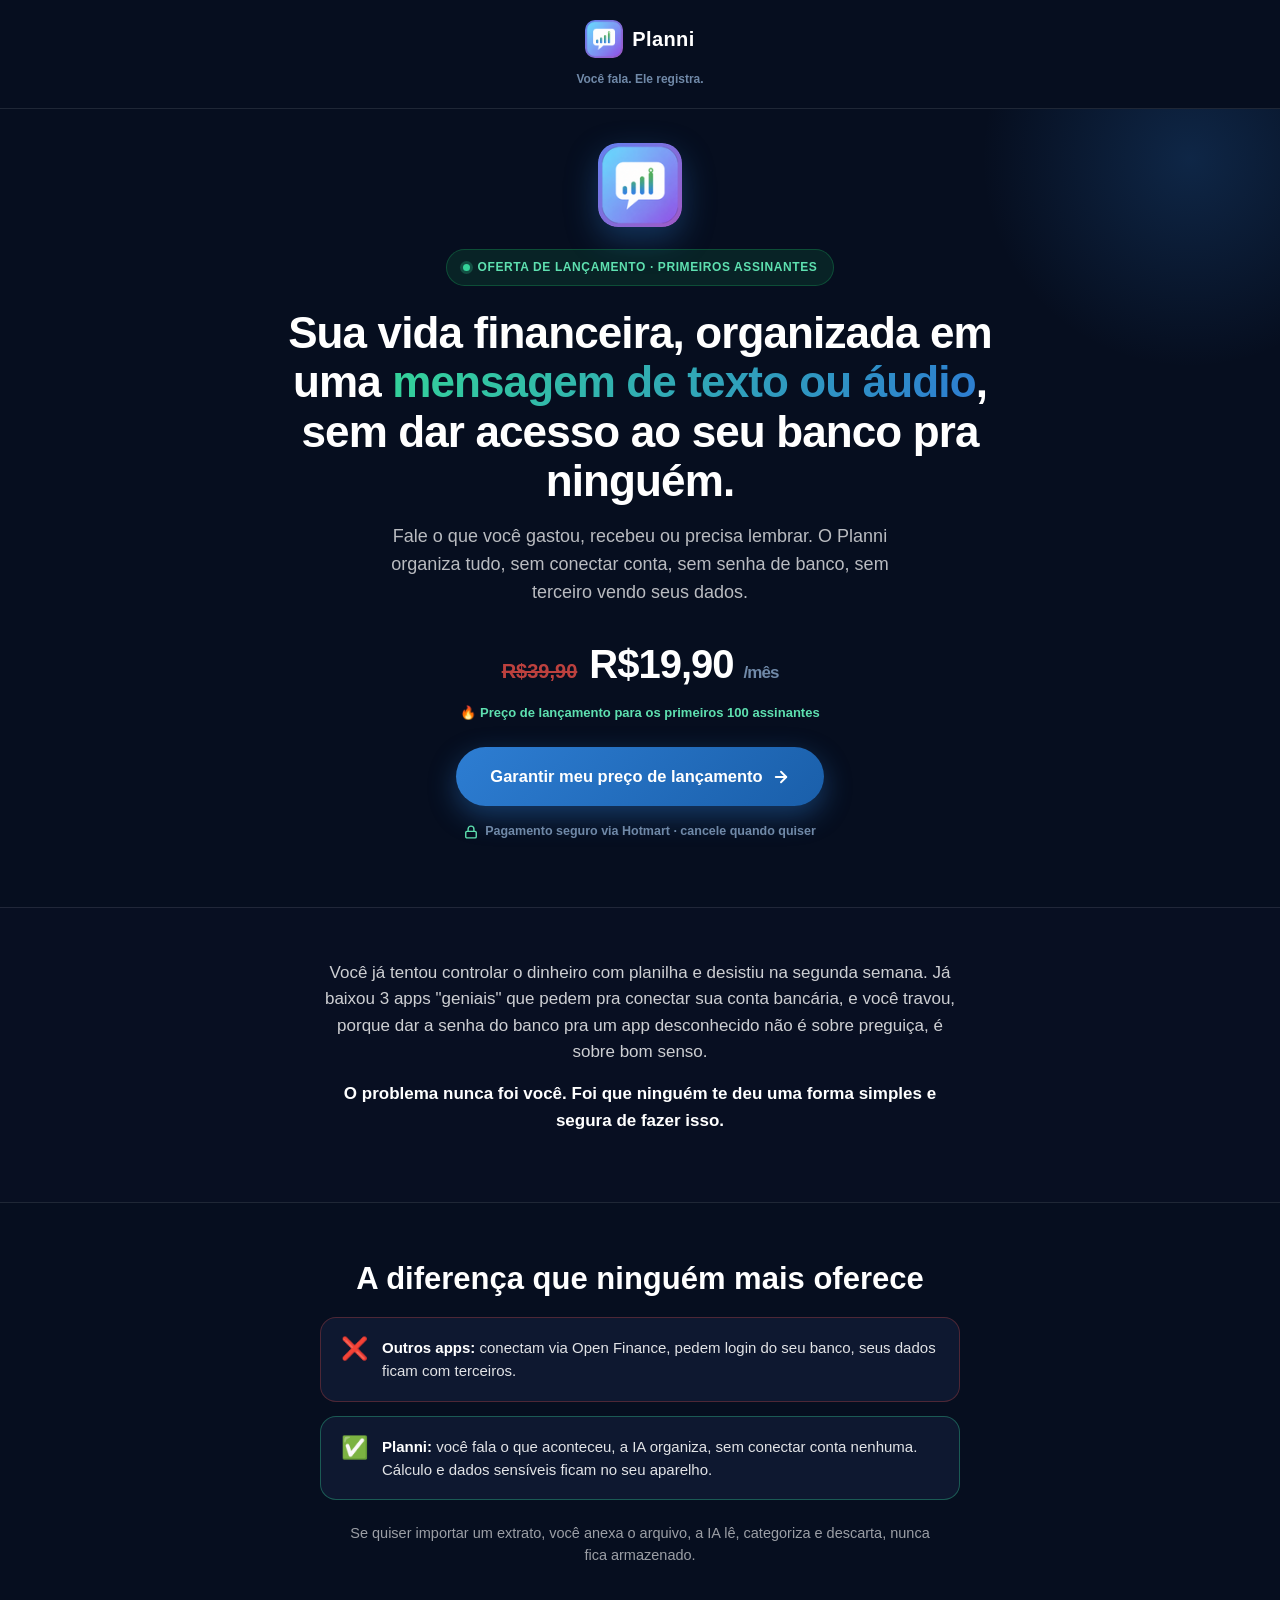
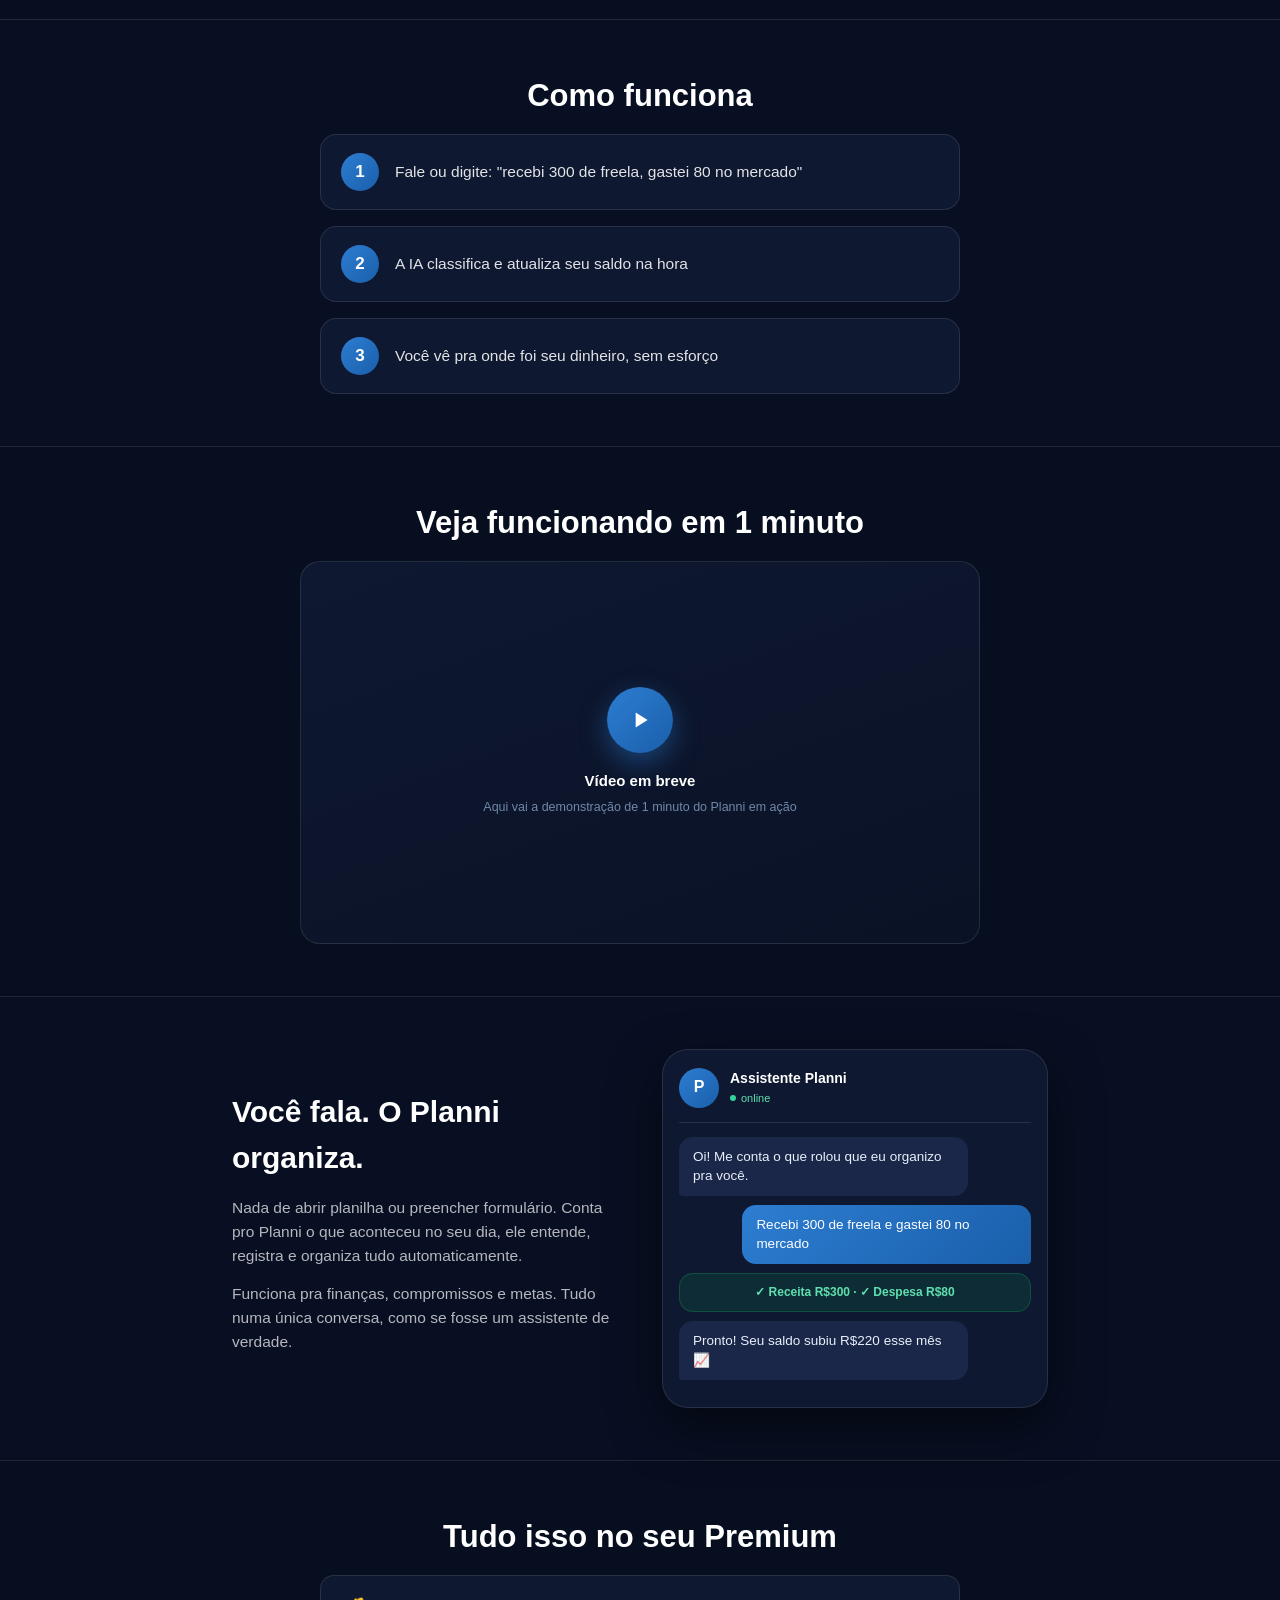
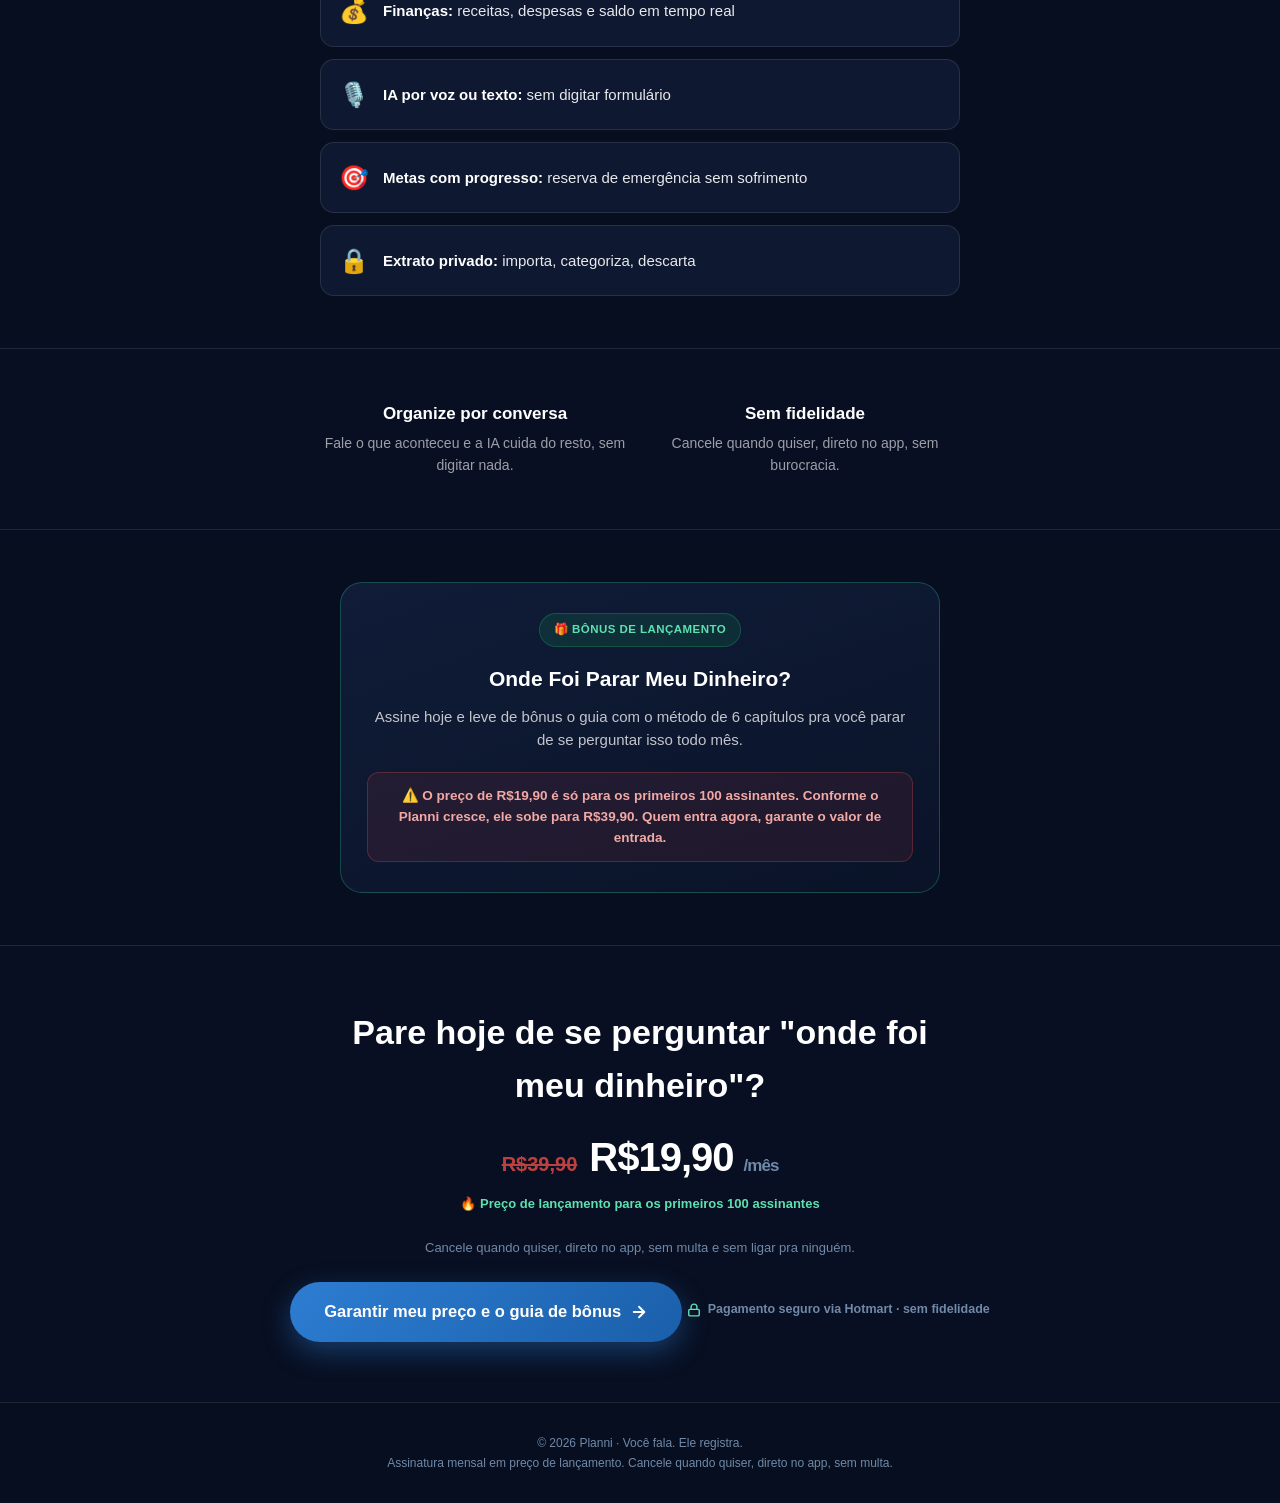
<file: premium.html>
<!DOCTYPE html>
<html lang="pt-BR">
<head>
<meta charset="UTF-8">
<meta name="viewport" content="width=device-width, initial-scale=1.0">
<title>Planni: seu aplicativo de finanças, você fala, ele registra</title>
<meta name="description" content="Planni: seu aplicativo de finanças, você fala, ele registra. Assine em preço de lançamento por R$19,90/mês e ganhe o guia 'Onde Foi Parar Meu Dinheiro?' de bônus.">
<meta property="og:title" content="Planni: seu aplicativo de finanças, você fala, ele registra">
<meta property="og:description" content="Sem conectar seu banco. Preço de lançamento para os primeiros 100 assinantes.">
<meta property="og:image" content="https://planni.pages.dev/apple-touch-icon.png">
<meta property="og:type" content="website">
<style>
:root{
  --bg:#060e1f;--bg2:#080f22;--white:#fff;
  --sky:#2d7dd2;--sky2:#1a5faa;
  --ink:#0d1f3c;--ink3:#7089a8;
  --green:#18a058;--green2:#34d399;--green3:#5ee0b0;
  --red:#dc4a44;
  --grad:linear-gradient(135deg,#2d7dd2,#1a5faa);
  --card:#0e1830;--border:rgba(255,255,255,.1);
}
*{margin:0;padding:0;box-sizing:border-box;-webkit-tap-highlight-color:transparent}
body{font-family:-apple-system,BlinkMacSystemFont,'Segoe UI',Roboto,sans-serif;color:var(--white);background:var(--bg);line-height:1.55;overflow-x:hidden}
.wrap{max-width:960px;margin:0 auto;padding:0 22px}
img{max-width:100%}

/* BRAND BAR */
.brandbar{padding:20px 0;text-align:center;border-bottom:1px solid var(--border)}
.brand-tag{font-size:12px;color:var(--ink3);font-weight:600;margin-top:4px}
.logo{display:inline-flex;align-items:center;gap:9px;font-size:20px;font-weight:900;color:#fff;letter-spacing:.02em}
.logo-mark{width:38px;height:38px;border-radius:10px;display:block;object-fit:contain}
.hero-logo{width:84px;height:84px;border-radius:20px;display:block;margin:0 auto 22px;box-shadow:0 12px 32px rgba(45,125,210,.35)}

/* SECTION BASE */
section{position:relative}
.eyebrow{display:inline-flex;align-items:center;gap:8px;background:rgba(24,160,88,.14);border:1px solid rgba(24,160,88,.35);color:var(--green3);font-size:12px;font-weight:800;letter-spacing:.05em;text-transform:uppercase;padding:8px 16px;border-radius:100px;margin-bottom:22px}
.eyebrow .pulse{width:7px;height:7px;border-radius:50%;background:var(--green2);box-shadow:0 0 0 3px rgba(52,211,153,.25)}

/* HERO */
.hero{padding:34px 0 60px;overflow:hidden}
.hero::before{content:'';position:absolute;width:420px;height:420px;border-radius:50%;background:radial-gradient(circle,rgba(45,125,210,.22),transparent 70%);top:-160px;right:-120px;pointer-events:none}
.hero-inner{position:relative;z-index:2;text-align:center;max-width:720px;margin:0 auto}
h1{font-size:clamp(28px,5.4vw,44px);font-weight:900;line-height:1.12;letter-spacing:-.02em;margin-bottom:18px}
h1 .hl{background:linear-gradient(120deg,var(--green2),var(--sky));-webkit-background-clip:text;background-clip:text;-webkit-text-fill-color:transparent}
.hero .sub{font-size:18px;color:rgba(255,255,255,.72);font-weight:500;margin-bottom:26px;max-width:560px;margin-left:auto;margin-right:auto}

/* PRICE INLINE */
.price-inline{display:inline-flex;align-items:baseline;gap:12px;margin-bottom:8px;flex-wrap:wrap;justify-content:center}
.price-old{font-size:20px;color:var(--red);text-decoration:line-through;font-weight:700;opacity:.85}
.price-new{font-size:40px;font-weight:900;letter-spacing:-1px}
.price-new span{font-size:17px;font-weight:700;color:var(--ink3)}
.price-note{font-size:13px;color:var(--green3);font-weight:700;margin-bottom:24px}
.cc-note{display:inline-flex;align-items:center;gap:7px;margin-top:16px;font-size:12.5px;color:var(--ink3);font-weight:600}

/* CTA BUTTON */
.cta-btn{display:inline-flex;align-items:center;justify-content:center;gap:9px;background:var(--grad);color:#fff;border:none;border-radius:100px;padding:17px 34px;font-family:inherit;font-weight:800;font-size:16.5px;cursor:pointer;transition:transform .15s,box-shadow .2s;box-shadow:0 10px 28px rgba(45,125,210,.4);text-decoration:none}
.cta-btn:hover{transform:translateY(-2px);box-shadow:0 14px 34px rgba(45,125,210,.55)}
.cta-btn:active{transform:translateY(0)}

/* GENERIC BLOCK */
.block{padding:52px 0;border-top:1px solid var(--border)}
.block.alt{background:var(--bg2)}
.block-title{text-align:center;font-size:clamp(23px,3.6vw,31px);font-weight:900;margin-bottom:14px}
.block-intro{text-align:center;font-size:16px;color:rgba(255,255,255,.65);max-width:600px;margin:0 auto 36px}

/* AGITAÇÃO */
.agit p{font-size:17px;color:rgba(255,255,255,.8);max-width:640px;margin:0 auto 16px;text-align:center}
.agit p.punch{font-weight:800;color:#fff}

/* PRIVACY COMPARE */
.compare{max-width:640px;margin:0 auto;display:grid;gap:14px}
.cmp-row{display:flex;align-items:flex-start;gap:14px;background:var(--card);border:1px solid var(--border);border-radius:16px;padding:18px 20px}
.cmp-row.bad{border-color:rgba(220,74,68,.3)}
.cmp-row.good{border-color:rgba(52,211,153,.35)}
.cmp-ic{flex-shrink:0;font-size:22px;line-height:1.2}
.cmp-row .cmp-txt{font-size:15px;font-weight:500;color:rgba(255,255,255,.88)}
.cmp-row .cmp-txt b{color:#fff;font-weight:800}
.cmp-foot{text-align:center;font-size:14.5px;color:rgba(255,255,255,.6);max-width:600px;margin:22px auto 0}

/* STEPS */
.steps{max-width:640px;margin:0 auto;display:grid;gap:16px}
.step{display:flex;align-items:center;gap:16px;background:var(--card);border:1px solid var(--border);border-radius:16px;padding:18px 20px}
.step-num{flex-shrink:0;width:38px;height:38px;border-radius:50%;background:var(--grad);display:flex;align-items:center;justify-content:center;font-weight:900;font-size:17px}
.step-txt{font-size:15.5px;font-weight:500;color:rgba(255,255,255,.88)}

/* VIDEO PLACEHOLDER */
.video-wrap{max-width:680px;margin:0 auto}
.video-frame{position:relative;width:100%;aspect-ratio:16/9;border-radius:20px;overflow:hidden;border:1px solid var(--border);background:linear-gradient(160deg,#0e1830,#0a1226);display:flex;flex-direction:column;align-items:center;justify-content:center;text-align:center;padding:24px}
.video-frame .play{width:66px;height:66px;border-radius:50%;background:var(--grad);display:flex;align-items:center;justify-content:center;margin-bottom:16px;box-shadow:0 10px 28px rgba(45,125,210,.45)}
.video-frame .vf-label{font-size:15px;font-weight:700;color:#fff}
.video-frame .vf-sub{font-size:12.5px;color:var(--ink3);margin-top:6px}
/* Quando o vídeo for inserido, troque o .video-frame pelo iframe/video real */

/* CHAT DEMO */
.chatdemo-grid{display:grid;grid-template-columns:1fr 1fr;gap:44px;align-items:center;max-width:860px;margin:0 auto}
@media(max-width:780px){.chatdemo-grid{grid-template-columns:1fr;gap:30px}}
.chatdemo h2{font-size:clamp(22px,3.4vw,30px);font-weight:900;margin-bottom:14px}
.chatdemo p{font-size:15.5px;color:rgba(255,255,255,.7);margin-bottom:14px}
.phone{background:#0e1830;border:1px solid var(--border);border-radius:26px;padding:18px 16px;box-shadow:0 20px 50px rgba(0,0,0,.5)}
.phone-head{display:flex;align-items:center;gap:11px;padding-bottom:14px;border-bottom:1px solid var(--border);margin-bottom:14px}
.phone-avatar{width:40px;height:40px;border-radius:50%;background:var(--grad);display:flex;align-items:center;justify-content:center;font-weight:900}
.phone-name{font-size:14px;font-weight:700}
.phone-status{font-size:11px;color:var(--green3);display:flex;align-items:center;gap:5px}
.phone-status .d{width:6px;height:6px;border-radius:50%;background:var(--green2)}
.msg{max-width:82%;padding:10px 14px;border-radius:14px;font-size:13.5px;margin-bottom:9px;line-height:1.45}
.msg.bot{background:#1a2748;color:#e8eefb;border-bottom-left-radius:4px}
.msg.user{background:var(--grad);color:#fff;margin-left:auto;border-bottom-right-radius:4px}
.msg.tag{background:rgba(24,160,88,.15);border:1px solid rgba(24,160,88,.3);color:var(--green3);font-size:12px;font-weight:700;text-align:center;max-width:100%}

/* FEATURES */
.feat-grid{max-width:640px;margin:0 auto;display:grid;gap:12px}
.feat{display:flex;align-items:center;gap:14px;background:var(--card);border:1px solid var(--border);border-radius:14px;padding:16px 18px}
.feat-ic{flex-shrink:0;font-size:24px}
.feat-txt{font-size:15px;color:rgba(255,255,255,.9)}
.feat-txt b{font-weight:800;color:#fff}

/* TRUST 2-COL */
.trust-grid{display:grid;grid-template-columns:1fr 1fr;gap:20px;max-width:640px;margin:0 auto;text-align:center}
@media(max-width:600px){.trust-grid{grid-template-columns:1fr;gap:24px}}
.trust-item h3{font-size:17px;font-weight:800;margin-bottom:6px}
.trust-item p{font-size:14px;color:rgba(255,255,255,.6)}

/* OFFER / BONUS */
.offer-card{max-width:600px;margin:0 auto;background:linear-gradient(160deg,#101c38,#0a1328);border:1px solid rgba(52,211,153,.28);border-radius:22px;padding:30px 26px;text-align:center}
.bonus-tag{display:inline-flex;align-items:center;gap:8px;background:rgba(24,160,88,.16);border:1px solid rgba(24,160,88,.35);color:var(--green3);font-size:11.5px;font-weight:800;letter-spacing:.04em;text-transform:uppercase;padding:7px 14px;border-radius:100px;margin-bottom:16px}
.offer-card h3{font-size:21px;font-weight:900;margin-bottom:10px}
.offer-card p{font-size:15px;color:rgba(255,255,255,.75);margin-bottom:8px}
.warn{margin-top:20px;background:rgba(220,74,68,.1);border:1px solid rgba(220,74,68,.3);border-radius:12px;padding:13px 16px;font-size:13.5px;font-weight:600;color:#f2a9a5}

/* FINAL CTA */
.final{padding:60px 0;text-align:center;border-top:1px solid var(--border);background:var(--bg2)}
.final h2{font-size:clamp(24px,4vw,34px);font-weight:900;margin-bottom:14px;max-width:640px;margin-left:auto;margin-right:auto}
.final .price-inline{margin-bottom:6px}
.final .fin-note{font-size:13px;color:var(--ink3);margin:16px auto 24px;max-width:440px}

/* FOOTER */
footer{padding:30px 0;text-align:center;border-top:1px solid var(--border)}
footer p{font-size:12px;color:var(--ink3);line-height:1.7}
</style>
</head>
<body>

<!-- BRAND BAR -->
<div class="brandbar">
  <div class="wrap">
    <span class="logo"><img class="logo-mark" src="[data-uri]" alt="Planni"> Planni</span>
    <div class="brand-tag">Você fala. Ele registra.</div>
  </div>
</div>

<!-- 1. HERO -->
<section class="hero">
  <div class="wrap">
    <div class="hero-inner">
      <img class="hero-logo" src="[data-uri]" alt="Planni">
      <span class="eyebrow"><span class="pulse"></span> Oferta de lançamento · primeiros assinantes</span>
      <h1>Sua vida financeira, organizada em uma <span class="hl">mensagem de texto ou áudio</span>, sem dar acesso ao seu banco pra ninguém.</h1>
      <p class="sub">Fale o que você gastou, recebeu ou precisa lembrar. O Planni organiza tudo, sem conectar conta, sem senha de banco, sem terceiro vendo seus dados.</p>
      <div class="price-inline">
        <span class="price-old">R$39,90</span>
        <span class="price-new">R$19,90 <span>/mês</span></span>
      </div>
      <div class="price-note">🔥 Preço de lançamento para os <b>primeiros 100 assinantes</b></div>
      <div>
        <a href="#assinar" class="cta-btn">
          Garantir meu preço de lançamento
          <svg width="18" height="18" viewBox="0 0 24 24" fill="none" stroke="#fff" stroke-width="2.5" stroke-linecap="round" stroke-linejoin="round"><line x1="5" y1="12" x2="19" y2="12"/><polyline points="12 5 19 12 12 19"/></svg>
        </a>
      </div>
      <div class="cc-note">
        <svg width="14" height="14" viewBox="0 0 24 24" fill="none" stroke="#5ee0b0" stroke-width="2.4" stroke-linecap="round" stroke-linejoin="round"><rect x="3" y="11" width="18" height="11" rx="2"/><path d="M7 11V7a5 5 0 0 1 10 0v4"/></svg>
        Pagamento seguro via Hotmart · cancele quando quiser
      </div>
    </div>
  </div>
</section>

<!-- 2. AGITAÇÃO -->
<section class="block alt agit">
  <div class="wrap">
    <p>Você já tentou controlar o dinheiro com planilha e desistiu na segunda semana. Já baixou 3 apps "geniais" que pedem pra conectar sua conta bancária, e você travou, porque dar a senha do banco pra um app desconhecido não é sobre preguiça, é sobre bom senso.</p>
    <p class="punch">O problema nunca foi você. Foi que ninguém te deu uma forma simples e segura de fazer isso.</p>
  </div>
</section>

<!-- 3. PRIVACIDADE -->
<section class="block">
  <div class="wrap">
    <h2 class="block-title">A diferença que ninguém mais oferece</h2>
    <div class="compare">
      <div class="cmp-row bad">
        <span class="cmp-ic">❌</span>
        <span class="cmp-txt"><b>Outros apps:</b> conectam via Open Finance, pedem login do seu banco, seus dados ficam com terceiros.</span>
      </div>
      <div class="cmp-row good">
        <span class="cmp-ic">✅</span>
        <span class="cmp-txt"><b>Planni:</b> você fala o que aconteceu, a IA organiza, sem conectar conta nenhuma. Cálculo e dados sensíveis ficam no seu aparelho.</span>
      </div>
    </div>
    <p class="cmp-foot">Se quiser importar um extrato, você anexa o arquivo, a IA lê, categoriza e descarta, nunca fica armazenado.</p>
  </div>
</section>

<!-- 4. COMO FUNCIONA -->
<section class="block alt">
  <div class="wrap">
    <h2 class="block-title">Como funciona</h2>
    <div class="steps">
      <div class="step"><span class="step-num">1</span><span class="step-txt">Fale ou digite: "recebi 300 de freela, gastei 80 no mercado"</span></div>
      <div class="step"><span class="step-num">2</span><span class="step-txt">A IA classifica e atualiza seu saldo na hora</span></div>
      <div class="step"><span class="step-num">3</span><span class="step-txt">Você vê pra onde foi seu dinheiro, sem esforço</span></div>
    </div>
  </div>
</section>

<!-- 5A. VÍDEO (placeholder — trocar pelo embed depois) -->
<section class="block">
  <div class="wrap">
    <h2 class="block-title">Veja funcionando em 1 minuto</h2>
    <div class="video-wrap">
      <!--
        ===========================================================
        INSIRA O VÍDEO AQUI.
        Opção A (YouTube não listado):
          <div class="video-frame" style="padding:0">
            <iframe width="100%" height="100%" style="border:0;position:absolute;inset:0"
              src="https://www.youtube.com/embed/SEU_ID_AQUI"
              title="Planni em 1 minuto" allowfullscreen></iframe>
          </div>
        Opção B (arquivo .mp4 hospedado no Cloudflare Pages):
          <div class="video-frame" style="padding:0">
            <video width="100%" height="100%" controls style="position:absolute;inset:0;object-fit:cover">
              <source src="/planni-demo.mp4" type="video/mp4">
            </video>
          </div>
        Enquanto não houver vídeo, fica o placeholder abaixo:
        ===========================================================
      -->
      <div class="video-frame">
        <div class="play">
          <svg width="26" height="26" viewBox="0 0 24 24" fill="#fff"><path d="M8 5v14l11-7z"/></svg>
        </div>
        <div class="vf-label">Vídeo em breve</div>
        <div class="vf-sub">Aqui vai a demonstração de 1 minuto do Planni em ação</div>
      </div>
    </div>
  </div>
</section>

<!-- 5B. DEMO DO CHAT -->
<section class="block alt chatdemo">
  <div class="wrap chatdemo-grid">
    <div>
      <h2>Você fala. O Planni organiza.</h2>
      <p>Nada de abrir planilha ou preencher formulário. Conta pro Planni o que aconteceu no seu dia, ele entende, registra e organiza tudo automaticamente.</p>
      <p>Funciona pra finanças, compromissos e metas. Tudo numa única conversa, como se fosse um assistente de verdade.</p>
    </div>
    <div class="phone">
      <div class="phone-head">
        <div class="phone-avatar">P</div>
        <div>
          <div class="phone-name">Assistente Planni</div>
          <div class="phone-status"><span class="d"></span> online</div>
        </div>
      </div>
      <div class="msg bot">Oi! Me conta o que rolou que eu organizo pra você.</div>
      <div class="msg user">Recebi 300 de freela e gastei 80 no mercado</div>
      <div class="msg tag">✓ Receita R$300 · ✓ Despesa R$80</div>
      <div class="msg bot">Pronto! Seu saldo subiu R$220 esse mês 📈</div>
    </div>
  </div>
</section>

<!-- 6. FUNCIONALIDADES -->
<section class="block">
  <div class="wrap">
    <h2 class="block-title">Tudo isso no seu Premium</h2>
    <div class="feat-grid">
      <div class="feat"><span class="feat-ic">💰</span><span class="feat-txt"><b>Finanças:</b> receitas, despesas e saldo em tempo real</span></div>
      <div class="feat"><span class="feat-ic">🎙️</span><span class="feat-txt"><b>IA por voz ou texto:</b> sem digitar formulário</span></div>
      <div class="feat"><span class="feat-ic">🎯</span><span class="feat-txt"><b>Metas com progresso:</b> reserva de emergência sem sofrimento</span></div>
      <div class="feat"><span class="feat-ic">🔒</span><span class="feat-txt"><b>Extrato privado:</b> importa, categoriza, descarta</span></div>
    </div>
  </div>
</section>

<!-- 7. TRUST -->
<section class="block alt">
  <div class="wrap">
    <div class="trust-grid">
      <div class="trust-item">
        <h3>Organize por conversa</h3>
        <p>Fale o que aconteceu e a IA cuida do resto, sem digitar nada.</p>
      </div>
      <div class="trust-item">
        <h3>Sem fidelidade</h3>
        <p>Cancele quando quiser, direto no app, sem burocracia.</p>
      </div>
    </div>
  </div>
</section>

<!-- 8. OFERTA + BÔNUS -->
<section class="block">
  <div class="wrap">
    <div class="offer-card">
      <span class="bonus-tag">🎁 Bônus de lançamento</span>
      <h3>Onde Foi Parar Meu Dinheiro?</h3>
      <p>Assine hoje e leve de bônus o guia com o método de 6 capítulos pra você parar de se perguntar isso todo mês.</p>
      <div class="warn">⚠️ O preço de R$19,90 é só para os primeiros 100 assinantes. Conforme o Planni cresce, ele sobe para R$39,90. Quem entra agora, garante o valor de entrada.</div>
    </div>
  </div>
</section>

<!-- 9 + 10. PREÇO + CTA FINAL -->
<section class="final" id="assinar">
  <div class="wrap">
    <h2>Pare hoje de se perguntar "onde foi meu dinheiro"?</h2>
    <div class="price-inline">
      <span class="price-old">R$39,90</span>
      <span class="price-new">R$19,90 <span>/mês</span></span>
    </div>
    <div class="price-note">🔥 Preço de lançamento para os <b>primeiros 100 assinantes</b></div>
    <p class="fin-note">Cancele quando quiser, direto no app, sem multa e sem ligar pra ninguém.</p>
    <a href="#" onclick="goToHotmart(event)" class="cta-btn">
      Garantir meu preço e o guia de bônus
      <svg width="18" height="18" viewBox="0 0 24 24" fill="none" stroke="#fff" stroke-width="2.5" stroke-linecap="round" stroke-linejoin="round"><line x1="5" y1="12" x2="19" y2="12"/><polyline points="12 5 19 12 12 19"/></svg>
    </a>
    <div class="cc-note">
      <svg width="14" height="14" viewBox="0 0 24 24" fill="none" stroke="#5ee0b0" stroke-width="2.4" stroke-linecap="round" stroke-linejoin="round"><rect x="3" y="11" width="18" height="11" rx="2"/><path d="M7 11V7a5 5 0 0 1 10 0v4"/></svg>
      Pagamento seguro via Hotmart · sem fidelidade
    </div>
  </div>
</section>

<footer>
  <div class="wrap">
    <p>© 2026 Planni · Você fala. Ele registra.<br>Assinatura mensal em preço de lançamento. Cancele quando quiser, direto no app, sem multa.</p>
  </div>
</footer>

<script>
// ───────────────────────────────────────────────
// INTEGRAÇÃO COM HOTMART
// Confirme/atualize a URL do checkout do produto "Planni Premium".
// ───────────────────────────────────────────────
var HOTMART_URL = 'https://pay.hotmart.com/R106587146E';

function goToHotmart(e){
  if(e) e.preventDefault();
  window.location.href = HOTMART_URL;
  return false;
}
</script>
</body>
</html>
</file>
